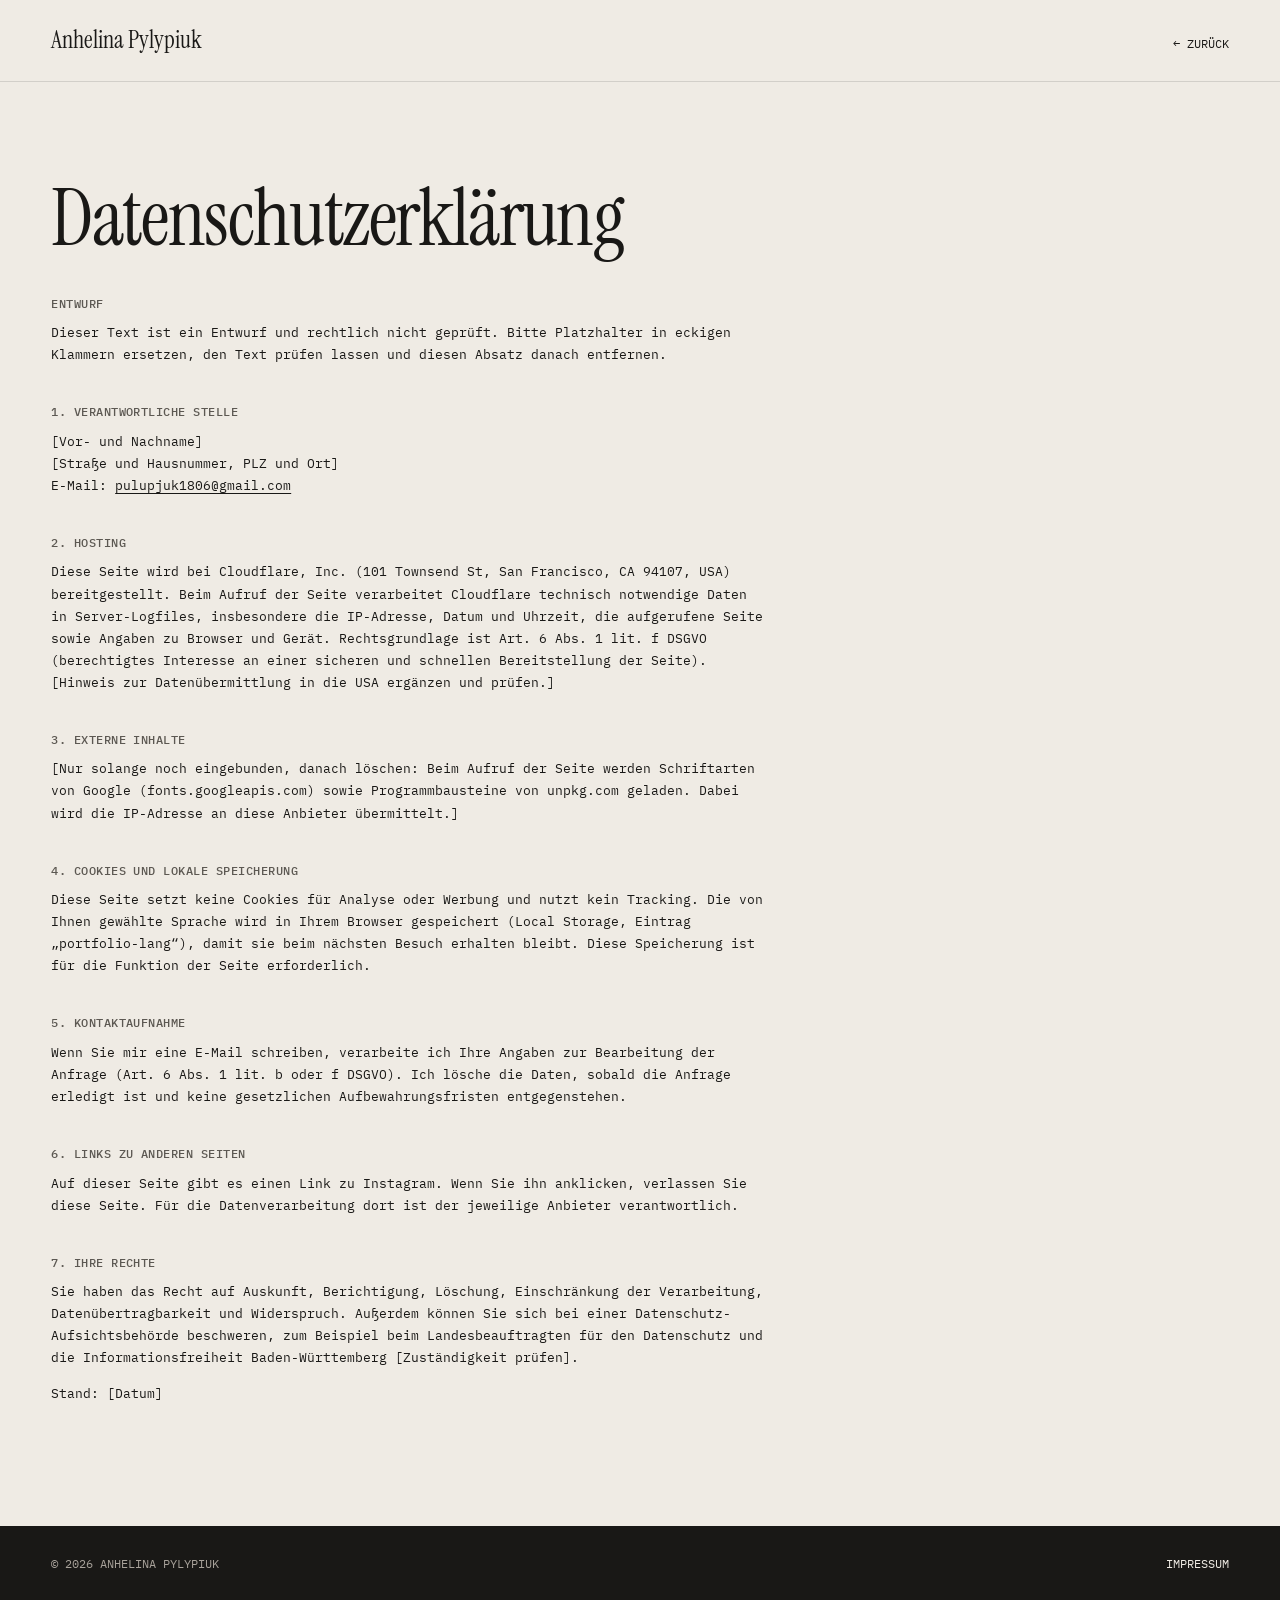
<file: datenschutz.html>
<!doctype html>
<html lang="de">
<head>
<meta charset="utf-8">
<meta name="viewport" content="width=device-width, initial-scale=1">
<link rel="icon" type="image/svg+xml" href="/images/logo/favicon.svg">
<link rel="icon" type="image/png" sizes="64x64" href="/images/logo/favicon-64.png">
<link rel="apple-touch-icon" href="/images/logo/profilbild-instagram.png">
<title>Datenschutz</title>
<link rel="preconnect" href="https://fonts.googleapis.com">
<link href="https://fonts.googleapis.com/css2?family=Instrument+Serif:ital@0;1&family=IBM+Plex+Mono:wght@400;500&family=Cormorant:ital,wght@0,500;1,500&display=swap" rel="stylesheet">
<link rel="stylesheet" href="legal.css">
</head>
<body data-page="privacy">
<header class="top"><a id="home" class="home" href="./"></a><a id="back" class="back" href="./"></a></header>
<main>
  <h1 id="title"></h1>
  <div id="content"></div>
</main>
<footer><span class="muted" id="copy"></span><a id="other" href="./"></a></footer>
<script src="legal.js"></script>
</body>
</html>
</file>
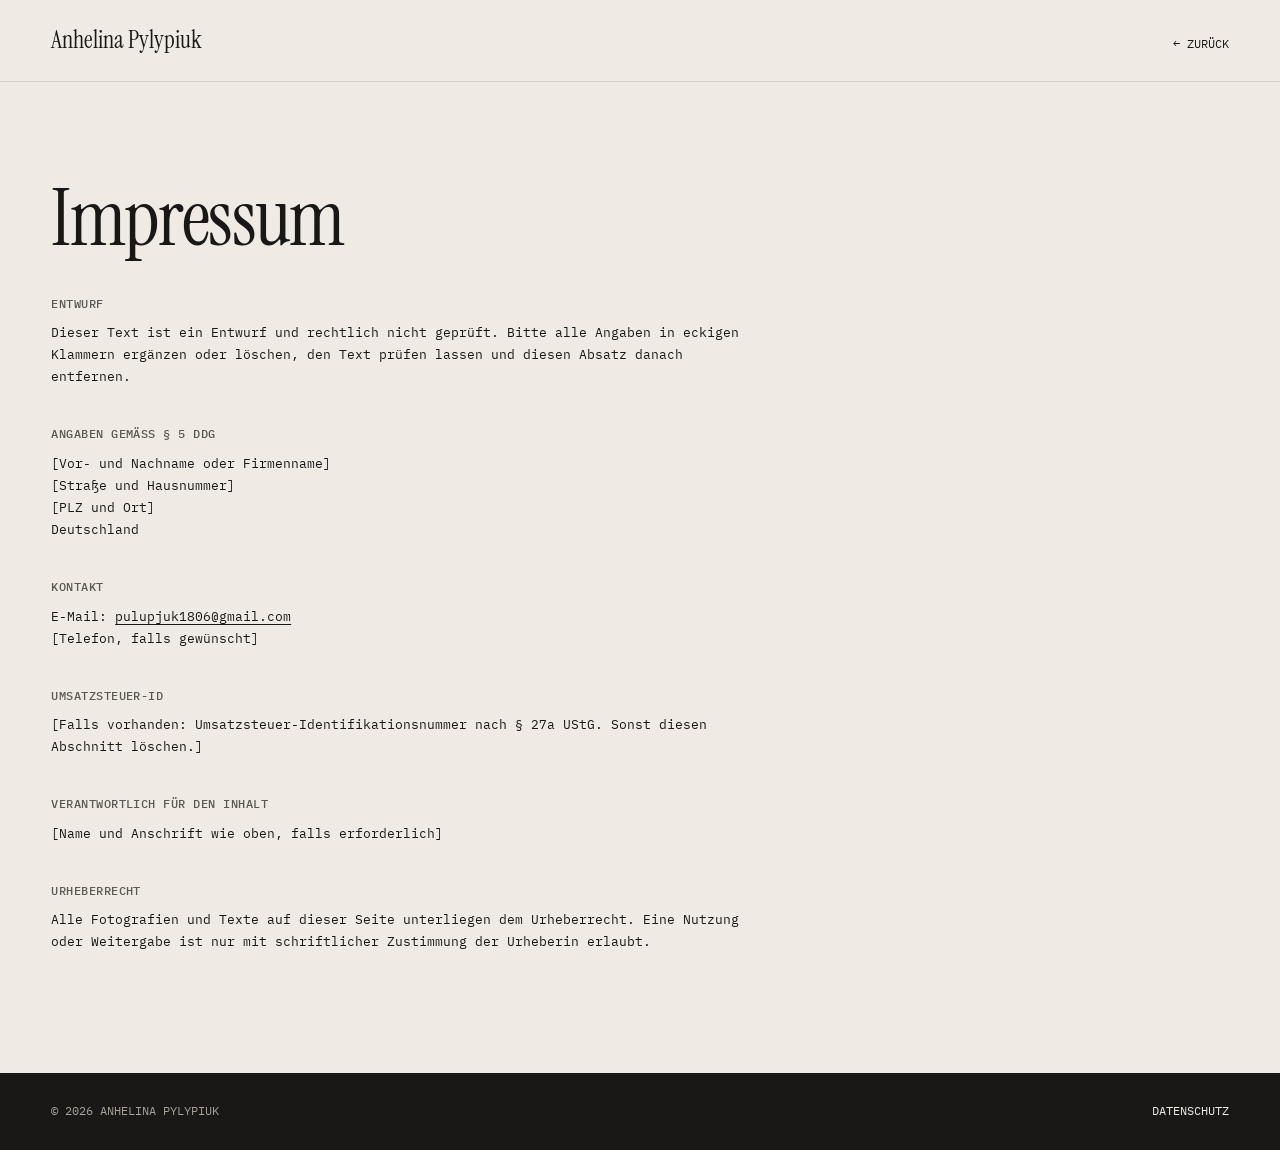
<file: impressum.html>
<!doctype html>
<html lang="de">
<head>
<meta charset="utf-8">
<meta name="viewport" content="width=device-width, initial-scale=1">
<link rel="icon" type="image/svg+xml" href="/images/logo/favicon.svg">
<link rel="icon" type="image/png" sizes="64x64" href="/images/logo/favicon-64.png">
<link rel="apple-touch-icon" href="/images/logo/profilbild-instagram.png">
<title>Impressum</title>
<link rel="preconnect" href="https://fonts.googleapis.com">
<link href="https://fonts.googleapis.com/css2?family=Instrument+Serif:ital@0;1&family=IBM+Plex+Mono:wght@400;500&family=Cormorant:ital,wght@0,500;1,500&display=swap" rel="stylesheet">
<link rel="stylesheet" href="legal.css">
</head>
<body data-page="imprint">
<header class="top"><a id="home" class="home" href="./"></a><a id="back" class="back" href="./"></a></header>
<main>
  <h1 id="title"></h1>
  <div id="content"></div>
</main>
<footer><span class="muted" id="copy"></span><a id="other" href="./"></a></footer>
<script src="legal.js"></script>
</body>
</html>
</file>
<file: legal.css>
/* Impressum und Datenschutz: gleiche Farben und Schriften wie die Hauptseite */
*{box-sizing:border-box}
body{margin:0;background:#efebe4;color:#191816;font-family:'IBM Plex Mono',monospace;font-size:13px;line-height:1.7;-webkit-font-smoothing:antialiased}
a{color:#191816;text-decoration:underline;text-underline-offset:3px}
a:hover{color:#9a4a2c}
::selection{background:#191816;color:#efebe4}
.top{display:flex;justify-content:space-between;align-items:baseline;gap:12px 24px;flex-wrap:wrap;padding:20px clamp(20px,4vw,56px);border-bottom:1px solid #19181622}
.top a{text-decoration:none}
.top .home{font-family:'Instrument Serif','Cormorant',serif;font-size:24px}
.top .back{text-transform:uppercase;font-size:12px}
main{padding:clamp(40px,8vw,96px) clamp(20px,4vw,56px) 0;max-width:820px}
h1{margin:0 0 32px;font-family:'Instrument Serif','Cormorant',serif;font-weight:400;font-size:clamp(40px,7vw,80px);line-height:1;letter-spacing:-0.02em}
h2{margin:36px 0 8px;font-size:12px;font-weight:500;text-transform:uppercase;letter-spacing:0.04em;color:#5c5852}
p{margin:0 0 14px;overflow-wrap:anywhere}
footer{margin-top:clamp(64px,10vw,120px);background:#191816;color:#efebe4;padding:28px clamp(20px,4vw,56px);display:flex;justify-content:space-between;gap:12px 24px;flex-wrap:wrap;text-transform:uppercase;font-size:12px}
footer a{color:#efebe4;text-decoration:none}
footer a:hover{color:#d98a66}
footer .muted{color:#a8a29a}
</file>
